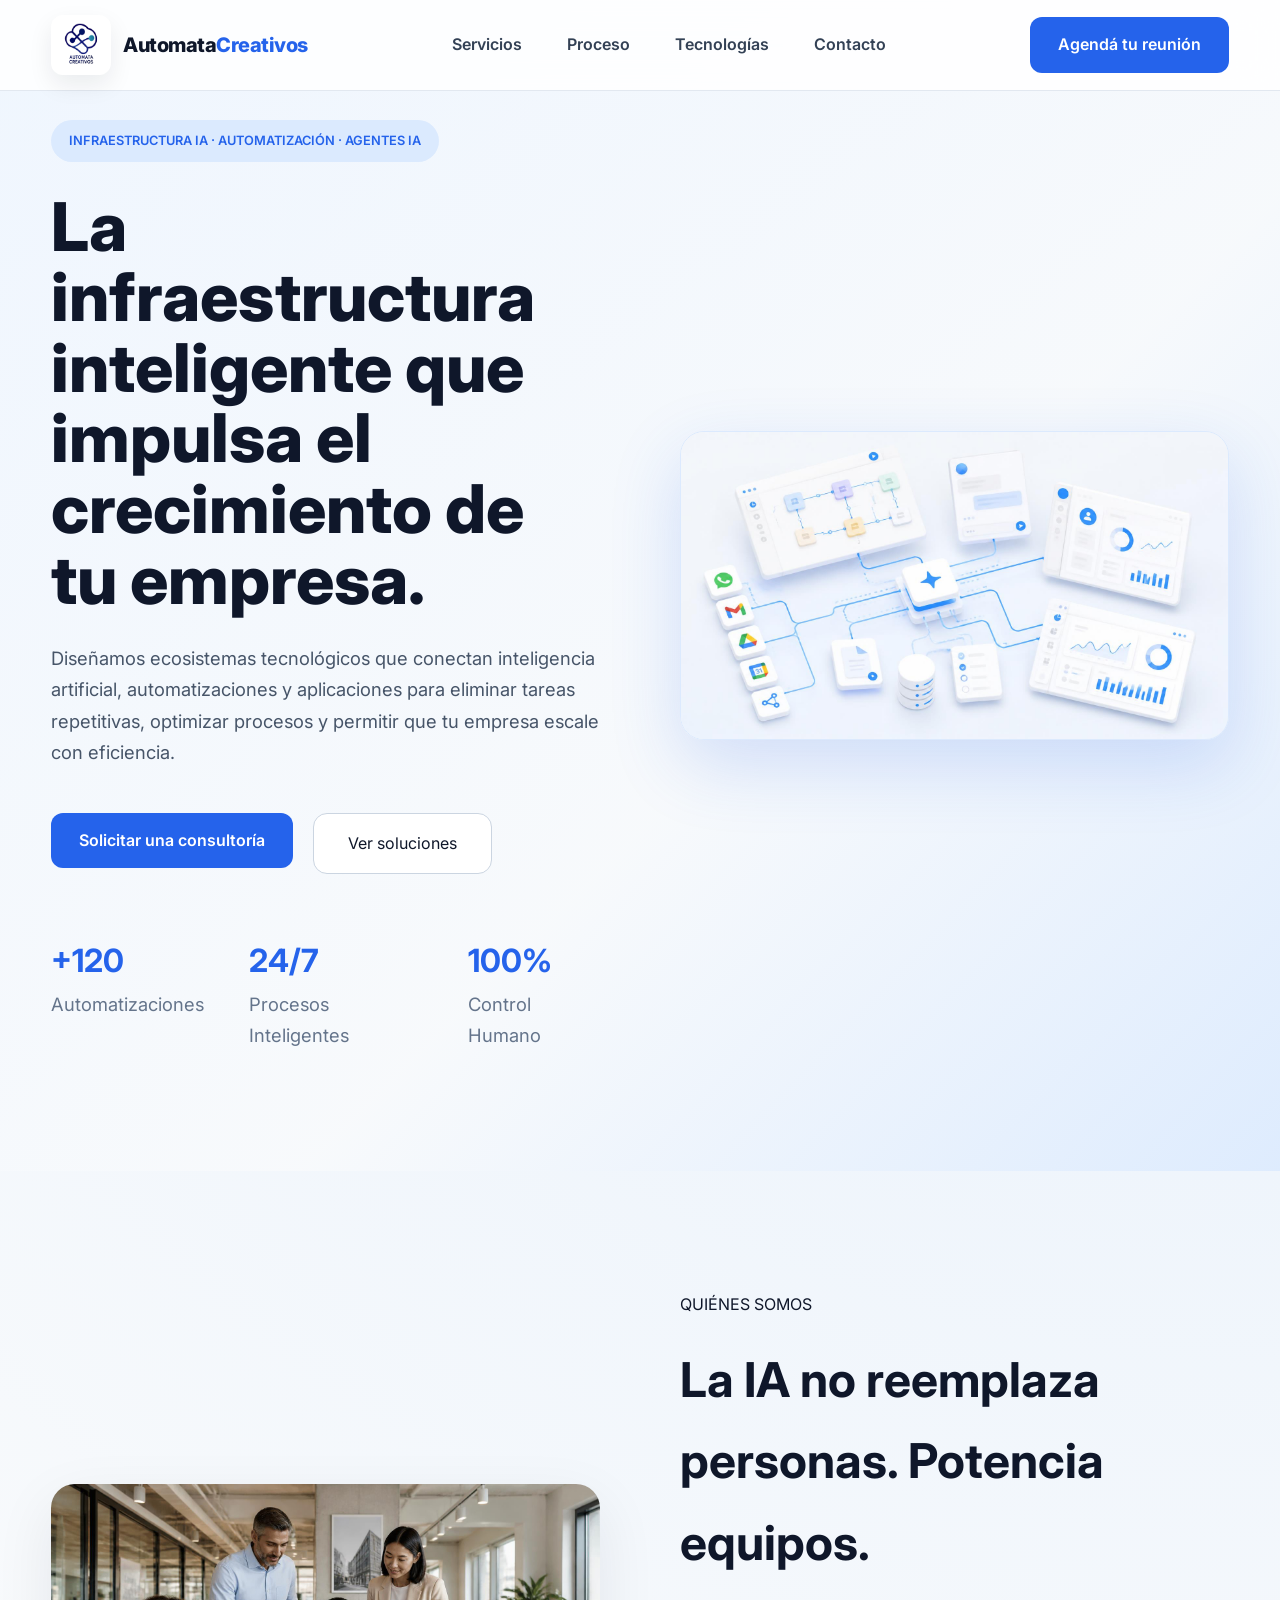
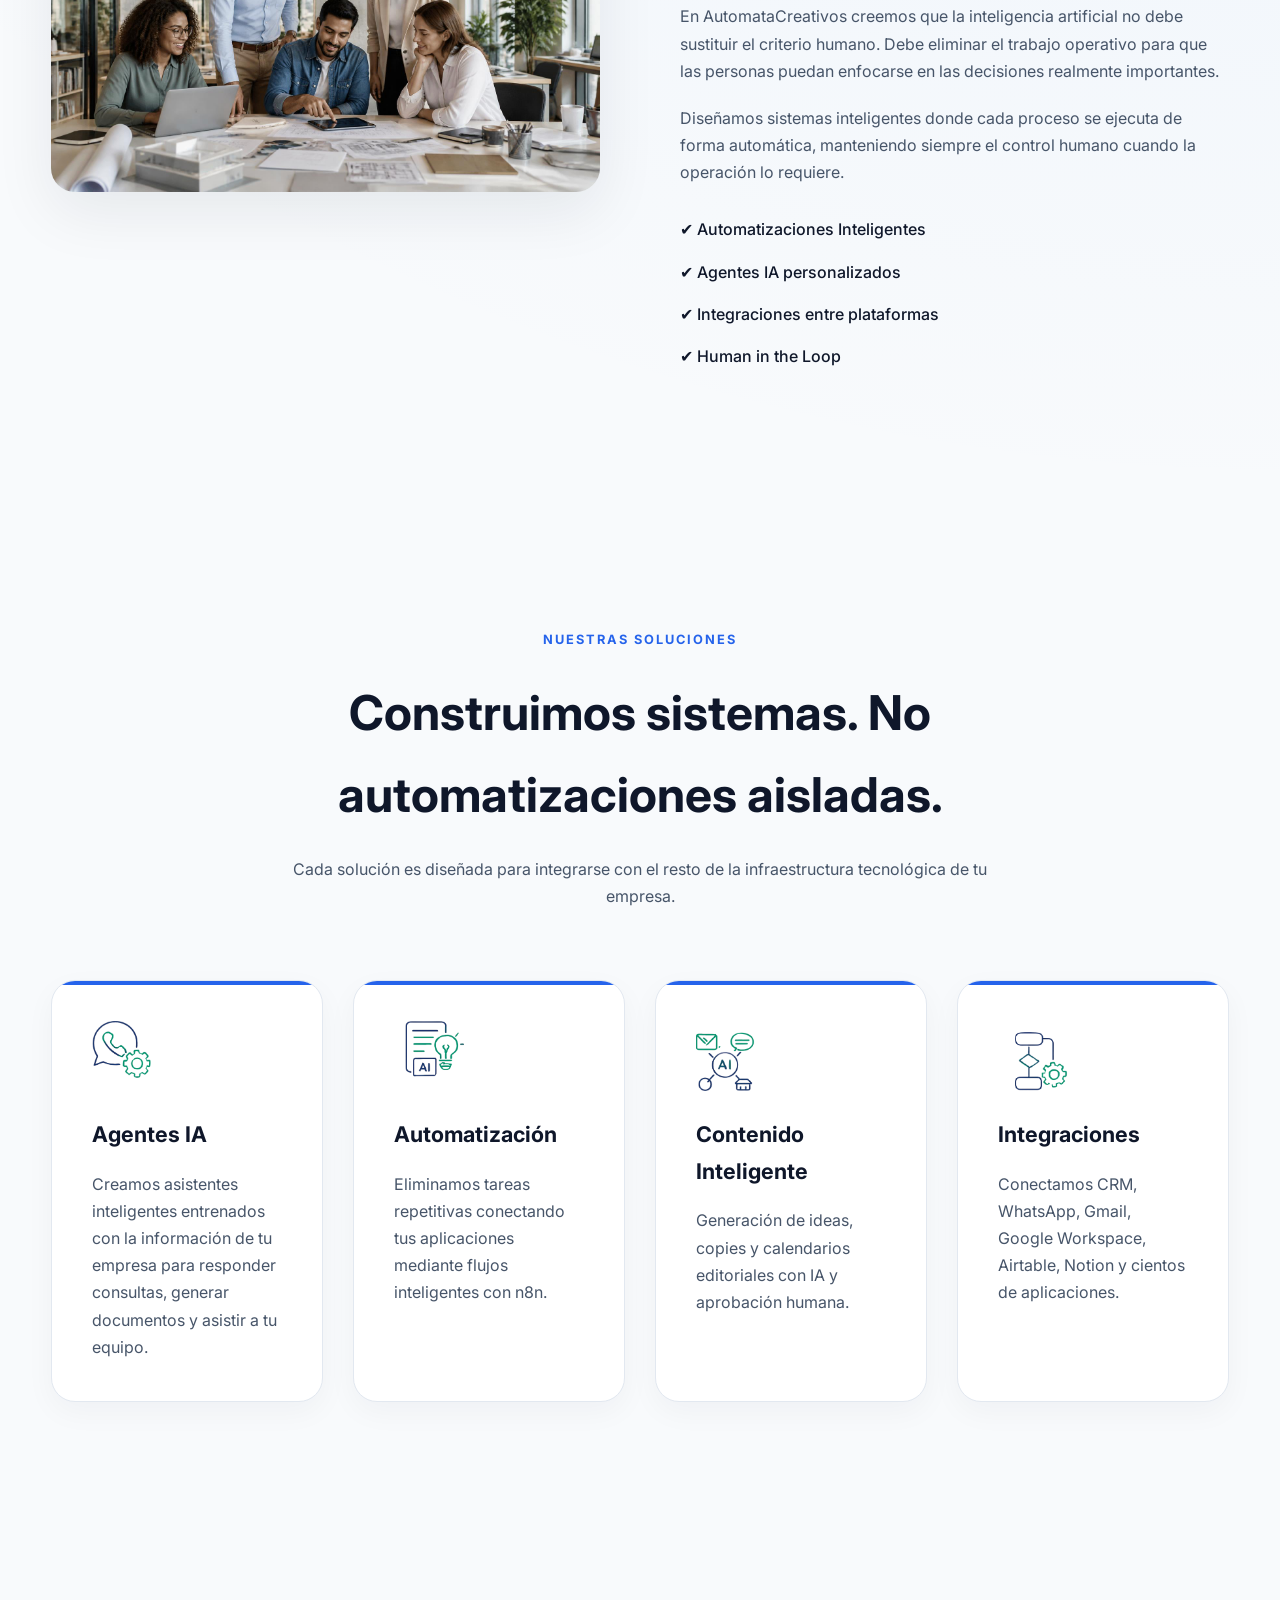
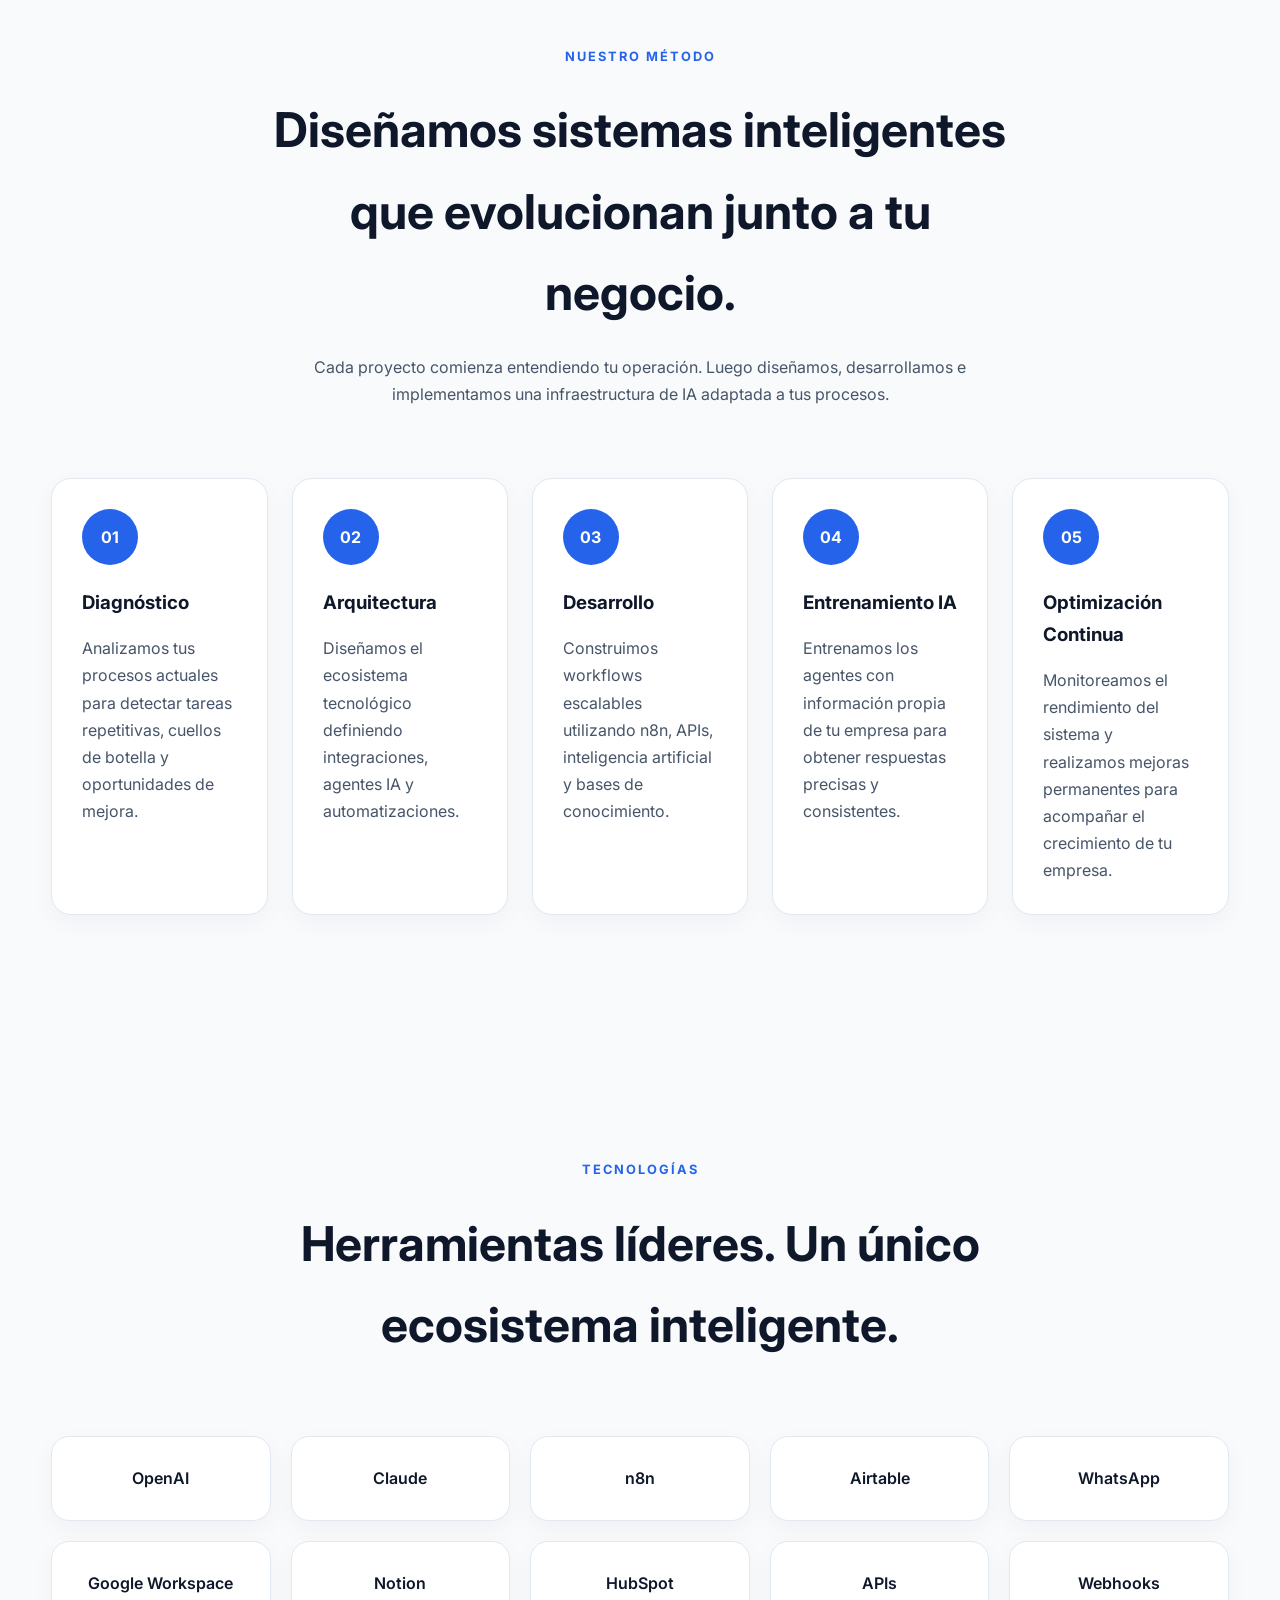
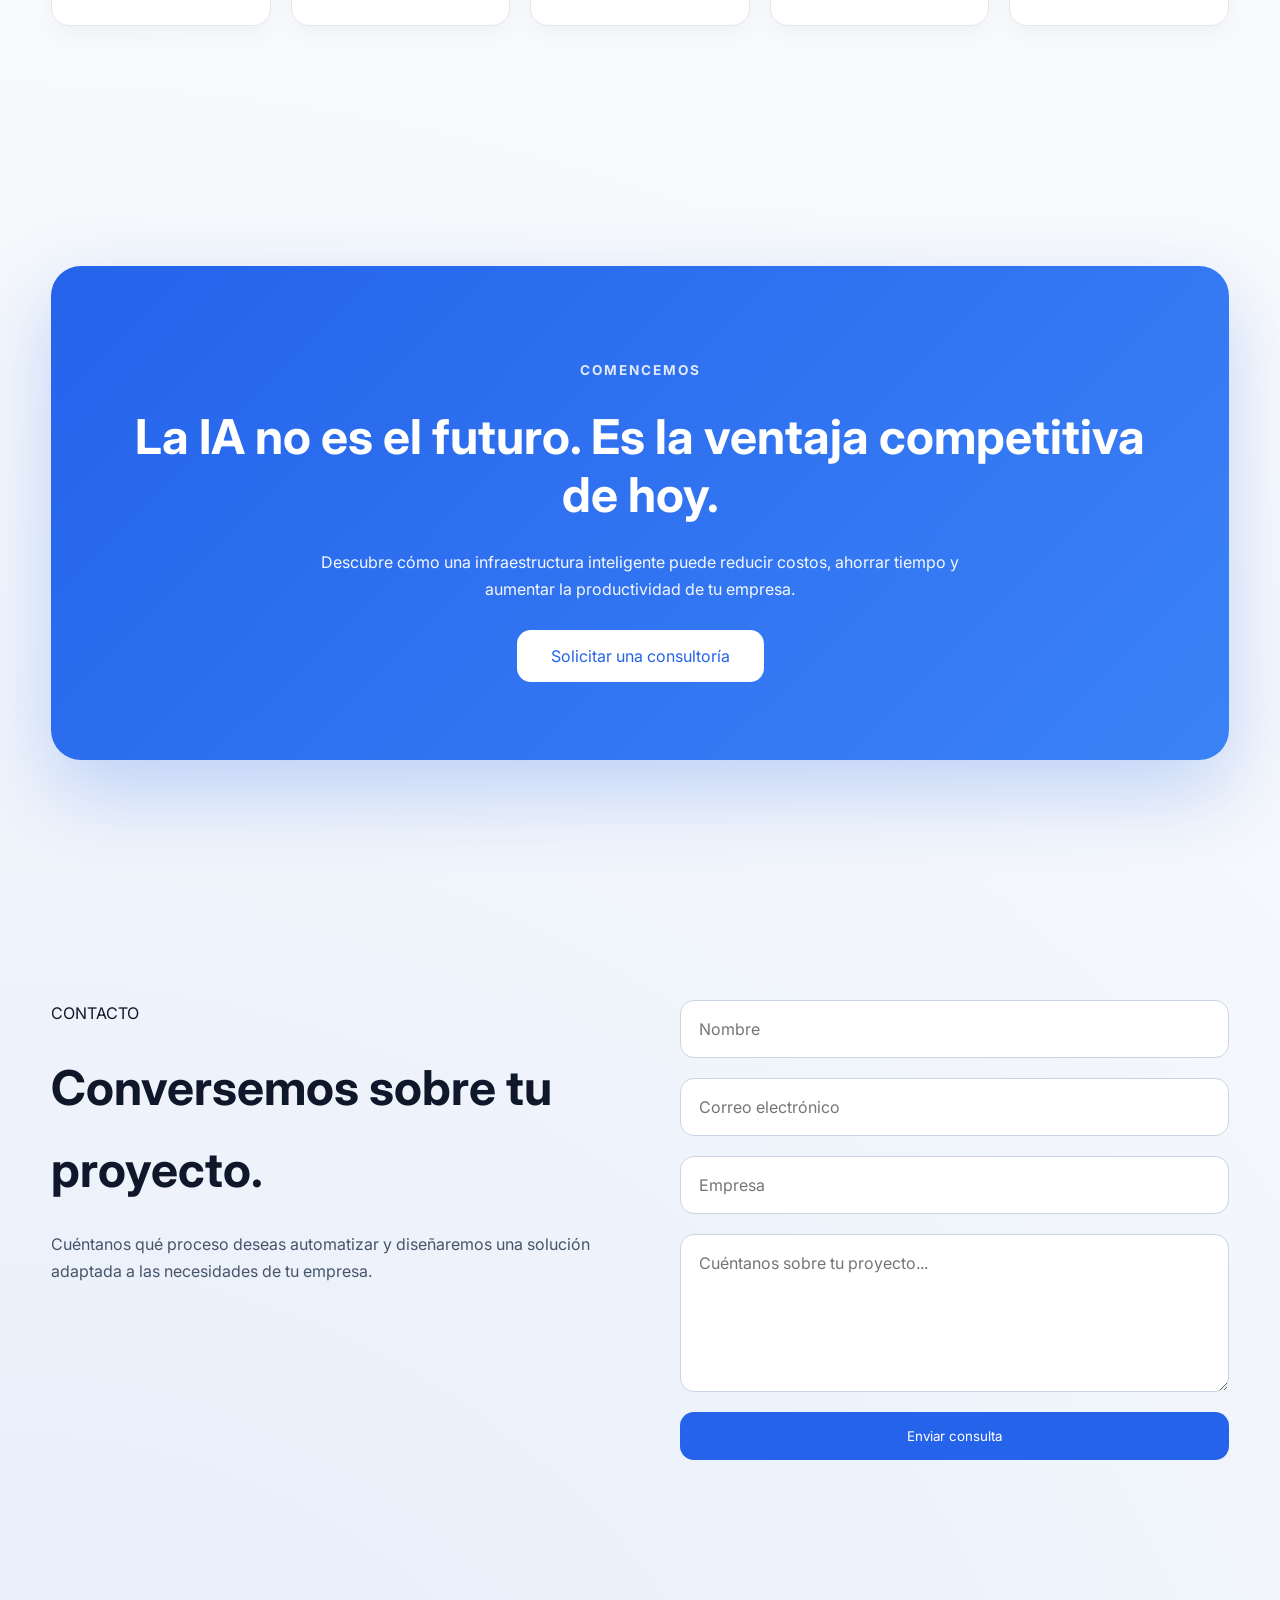
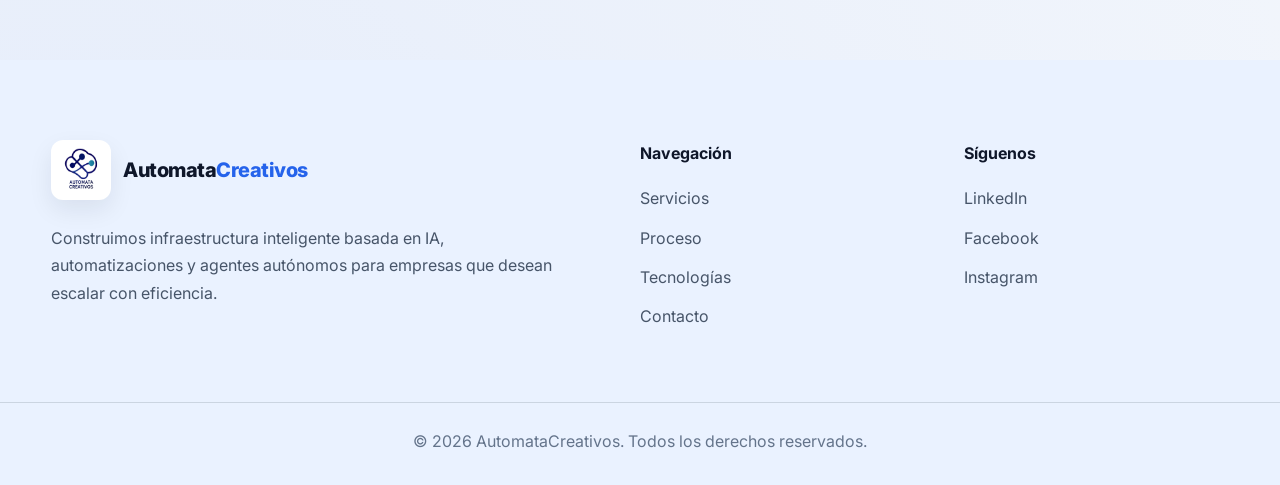
<file: index.html>
<!DOCTYPE html>
<html lang="es">

<head>

    <meta charset="UTF-8">
    <meta http-equiv="X-UA-Compatible" content="IE=edge">

    <meta name="viewport" content="width=device-width, initial-scale=1.0">

    <title>AutomataCreativos | Infraestructura Inteligente para Empresas</title>

    <meta name="description"
        content="Diseñamos ecosistemas de Inteligencia Artificial, automatizaciones y agentes IA que permiten a las empresas trabajar más rápido, reducir tareas repetitivas y escalar sus procesos.">

    <meta name="keywords"
        content="IA, Inteligencia Artificial, Automatización, n8n, OpenAI, Agentes IA, Workflow, Automatizaciones">

    <link rel="stylesheet" href="css/style.css">

    <link rel="stylesheet" href="css/responsive.css">

    <!-- Favicon -->
<link rel="icon" type="image/png" href="assets/images/favicon.png">

    <link rel="preconnect" href="https://fonts.googleapis.com">

    <link rel="preconnect" href="https://fonts.gstatic.com" crossorigin>

    <link href="https://fonts.googleapis.com/css2?family=Inter:wght@300;400;500;600;700;800;900&display=swap"
        rel="stylesheet">

</head>

<body>

<header>

<nav class="navbar">

    <div class="container">

        <a href="#" class="logo">
            <img src="assets/images/favicon.png" alt="AutomataCreativos">
            <span class="logo-text">Automata<span>Creativos</span></span>
        </a>

        <button class="hamburger">
            <span></span>
            <span></span>
            <span></span>
        </button>

        <ul class="nav-links">

            <li><a href="#services">Servicios</a></li>
            <li><a href="#process">Proceso</a></li>
            <li><a href="#technology">Tecnologías</a></li>
            <li><a href="#contact">Contacto</a></li>

        </ul>

        <a href="#contact" class="btn-nav">
            Agendá tu reunión
        </a>

    </div>

</nav>

</header>

<section class="hero">

<div class="overlay"></div>

<div class="container hero-grid">

<div class="hero-content">

<span class="badge">

INFRAESTRUCTURA IA · AUTOMATIZACIÓN · AGENTES IA

</span>

<h1>

La infraestructura inteligente que impulsa el crecimiento de tu empresa.

</h1>

<p>

Diseñamos ecosistemas tecnológicos que conectan inteligencia artificial,
automatizaciones y aplicaciones para eliminar tareas repetitivas,
optimizar procesos y permitir que tu empresa escale con eficiencia.

</p>

<div class="hero-buttons">

<a href="#contact" class="btn-nav">

Solicitar una consultoría

</a>

<a href="#services" class="btn-secondary">

Ver soluciones

</a>

</div>

<div class="hero-stats">

<div>

<h2>+120</h2>

<p>Automatizaciones</p>

</div>

<div>

<h2>24/7</h2>

<p>Procesos Inteligentes</p>

</div>

<div>

<h2>100%</h2>

<p>Control Humano</p>

</div>

</div>

</div>

<div class="hero-image">

    <img
        src="assets/images/dashboard-ia.png"
        alt="Dashboard de Automatización IA">


</div>

</div>

</section>

<section class="about">

<div class="container about-grid">

<div class="about-image">

<img src="assets/images/equipo.jpg"
alt="Equipo">

</div>

<div class="about-content">

<span class="section-tag">

QUIÉNES SOMOS

</span>

<h2>

La IA no reemplaza personas.

Potencia equipos.

</h2>

<p>

En AutomataCreativos creemos que la inteligencia artificial
no debe sustituir el criterio humano.

Debe eliminar el trabajo operativo para que las personas
puedan enfocarse en las decisiones realmente importantes.

</p>

<p>

Diseñamos sistemas inteligentes donde cada proceso se ejecuta
de forma automática, manteniendo siempre el control humano
cuando la operación lo requiere.

</p>

<ul>

<li>✔ Automatizaciones Inteligentes</li>

<li>✔ Agentes IA personalizados</li>

<li>✔ Integraciones entre plataformas</li>

<li>✔ Human in the Loop</li>

</ul>

</div>

</div>

</section>

<section id="services" class="services">

<div class="container">

<div class="section-header">

<span>

NUESTRAS SOLUCIONES

</span>

<h2>

Construimos sistemas.

No automatizaciones aisladas.

</h2>

<p>

Cada solución es diseñada para integrarse con el resto de la
infraestructura tecnológica de tu empresa.

</p>

</div>

<div class="services-grid">

<div class="service-card">

<img src="assets/images/icon-ai.png" alt="Agentes IA">

<h3>

Agentes IA

</h3>

<p>

Creamos asistentes inteligentes entrenados con la información
de tu empresa para responder consultas, generar documentos
y asistir a tu equipo.

</p>

</div>

<div class="service-card">

<img src="assets/images/icon-workflow.png" alt="Automatización">

<h3>

Automatización

</h3>

<p>

Eliminamos tareas repetitivas conectando tus aplicaciones
mediante flujos inteligentes con n8n.

</p>

</div>

<div class="service-card">

<img src="assets/images/icon-content.png" alt="Contenido Inteligente">

<h3>

Contenido Inteligente

</h3>

<p>

Generación de ideas, copies y calendarios editoriales
con IA y aprobación humana.

</p>

</div>

<div class="service-card">

<img src="assets/images/icon-integrations.png" alt="Integraciones">

<h3>

Integraciones

</h3>

<p>

Conectamos CRM, WhatsApp, Gmail,
Google Workspace, Airtable,
Notion y cientos de aplicaciones.

</p>

</div>

</div>

</div>

</section> 

<!-- ===========================
     PROCESO
============================ -->

<section id="process" class="process">

    <div class="container">

        <div class="section-header">

            <span>NUESTRO MÉTODO</span>

            <h2>
                Diseñamos sistemas inteligentes
                que evolucionan junto a tu negocio.
            </h2>

            <p>
                Cada proyecto comienza entendiendo tu operación. Luego diseñamos,
                desarrollamos e implementamos una infraestructura de IA adaptada a
                tus procesos.
            </p>

        </div>

        <div class="timeline">

            <div class="timeline-item">

                <div class="timeline-number">
                    01
                </div>

                <h3>Diagnóstico</h3>

                <p>
                    Analizamos tus procesos actuales para detectar tareas
                    repetitivas, cuellos de botella y oportunidades de mejora.
                </p>

            </div>

            <div class="timeline-item">

                <div class="timeline-number">
                    02
                </div>

                <h3>Arquitectura</h3>

                <p>
                    Diseñamos el ecosistema tecnológico definiendo integraciones,
                    agentes IA y automatizaciones.
                </p>

            </div>

            <div class="timeline-item">

                <div class="timeline-number">
                    03
                </div>

                <h3>Desarrollo</h3>

                <p>
                    Construimos workflows escalables utilizando n8n, APIs,
                    inteligencia artificial y bases de conocimiento.
                </p>

            </div>

            <div class="timeline-item">

                <div class="timeline-number">
                    04
                </div>

                <h3>Entrenamiento IA</h3>

                <p>
                    Entrenamos los agentes con información propia de tu empresa
                    para obtener respuestas precisas y consistentes.
                </p>

            </div>

            <div class="timeline-item">

                <div class="timeline-number">
                    05
                </div>

                <h3>Optimización Continua</h3>

                <p>
                    Monitoreamos el rendimiento del sistema y realizamos mejoras
                    permanentes para acompañar el crecimiento de tu empresa.
                </p>

            </div>

        </div>

    </div>

</section>

<!-- ===========================
     TECNOLOGÍAS
============================ -->

<section id="technology" class="technology">

    <div class="container">

        <div class="section-header">

            <span>TECNOLOGÍAS</span>

            <h2>
                Herramientas líderes.
                Un único ecosistema inteligente.
            </h2>

        </div>

        <div class="tech-grid">



            <a href="https://openai.com/es-ES/about/" target="_blank" rel="noopener noreferrer" class="tech-card">OpenAI</a>
            
            <a href="https://claude.com/product/overview" target="_blank" rel="noopener noreferrer" class="tech-card">Claude</a>
            
            <a href="https://n8n.io/" target="_blank" rel="noopener noreferrer" class="tech-card">n8n</a>
  
            <a href="https://www.airtable.com/" target="_blank" rel="noopener noreferrer" class="tech-card">Airtable</a>
  
            <a href="https://www.whatsapp.com/about?lang=es" target="_blank" rel="noopener noreferrer" class="tech-card">WhatsApp</a>
  
            <a href="https://workspace.google.com/" target="_blank" rel="noopener noreferrer" class="tech-card">Google Workspace</a>
  
            <a href="https://www.notion.com/" target="_blank" rel="noopener noreferrer" class="tech-card">Notion</a>
 
            <a href="https://www.hubspot.es/" target="_blank" rel="noopener noreferrer" class="tech-card">HubSpot</a>
  
            <a href="https://www.ibm.com/think/topics/api" target="_blank" rel="noopener noreferrer" class="tech-card">APIs</a>
  
            <a href="https://cloud.ibm.com/docs/event-notifications?topic=event-notifications-en-destinations-webhook&locale=es" target="_blank" rel="noopener noreferrer" class="tech-card">Webhooks</a>



        </div>

</section>

<!-- ===========================
     CTA
============================ -->

<section class="cta">

    <div class="container">

        <div class="cta-box">

            <span>COMENCEMOS</span>

            <h2>
                La IA no es el futuro.
                Es la ventaja competitiva de hoy.
            </h2>

            <p>

                Descubre cómo una infraestructura inteligente puede reducir costos,
                ahorrar tiempo y aumentar la productividad de tu empresa.

            </p>

            <a href="#contact" class="btn-primary">

                Solicitar una consultoría

            </a>

        </div>

    </div>

</section>

<!-- ===========================
     CONTACTO
============================ -->

<section id="contact" class="contact">

    <div class="container contact-grid">

        <div>

            <span class="section-tag">

                CONTACTO

            </span>

            <h2>

                Conversemos sobre tu proyecto.

            </h2>

            <p>

                Cuéntanos qué proceso deseas automatizar y diseñaremos una solución
                adaptada a las necesidades de tu empresa.

            </p>

        </div>

       <form action="https://formspree.io/f/moeavjll" method="POST">

    <!-- Configuración del Asunto para Gmail y n8n -->
    <input type="hidden" name="_subject" value="Nueva Consulta: Proyecto de Automatización">

    <input
        type="text"
        name="Nombre"
        placeholder="Nombre"
        required>

    <!-- 'email' debe ser estrictamente en minúsculas para Formspree -->
    <input
        type="email"
        name="email"
        placeholder="Correo electrónico"
        required>

    <input
        type="text"
        name="Empresa"
        placeholder="Empresa">

    <textarea
        name="Mensaje"
        rows="6"
        placeholder="Cuéntanos sobre tu proyecto..."
        required></textarea>

    <button
        type="submit"
        class="btn-primary">
        Enviar consulta
    </button>

</form>

    </div>

</section>

<!-- ===========================
     FOOTER
============================ -->

<footer>

    <div class="container footer-grid">

        <div>

            <a href="#" class="logo" style="margin-bottom: 25px;">
                <img src="assets/images/favicon.png" alt="AutomataCreativos">
                <span class="logo-text">Automata<span>Creativos</span></span>
            </a>

            <p>

                Construimos infraestructura inteligente basada en IA,
                automatizaciones y agentes autónomos para empresas que desean
                escalar con eficiencia.

            </p>

        </div>

        <div>

            <h4>

                Navegación

            </h4>

            <ul>

                <li><a href="#services">Servicios</a></li>
                <li><a href="#process">Proceso</a></li>
                <li><a href="#technology">Tecnologías</a></li>
                <li><a href="#contact">Contacto</a></li>

            </ul>

        </div>

        <div>

            <h4>

                Síguenos

            </h4>

           <ul>
               
    <li><a href="https://linkedin.com/company/automata-creativos" target="_blank" rel="noopener noreferrer">LinkedIn</a></li>
    <li><a href="https://facebook.com/automatacreativos" target="_blank" rel="noopener noreferrer">Facebook</a></li>
    <li><a href="https://instagram.com/automatacreativos" target="_blank" rel="noopener noreferrer">Instagram</a></li>
           
           </ul>


        </div>

    </div>

    <div class="copyright">

        © 2026 AutomataCreativos.
        Todos los derechos reservados.

    </div>

</footer>

<script src="js/main.js"></script>

</body>
</html>
</file>
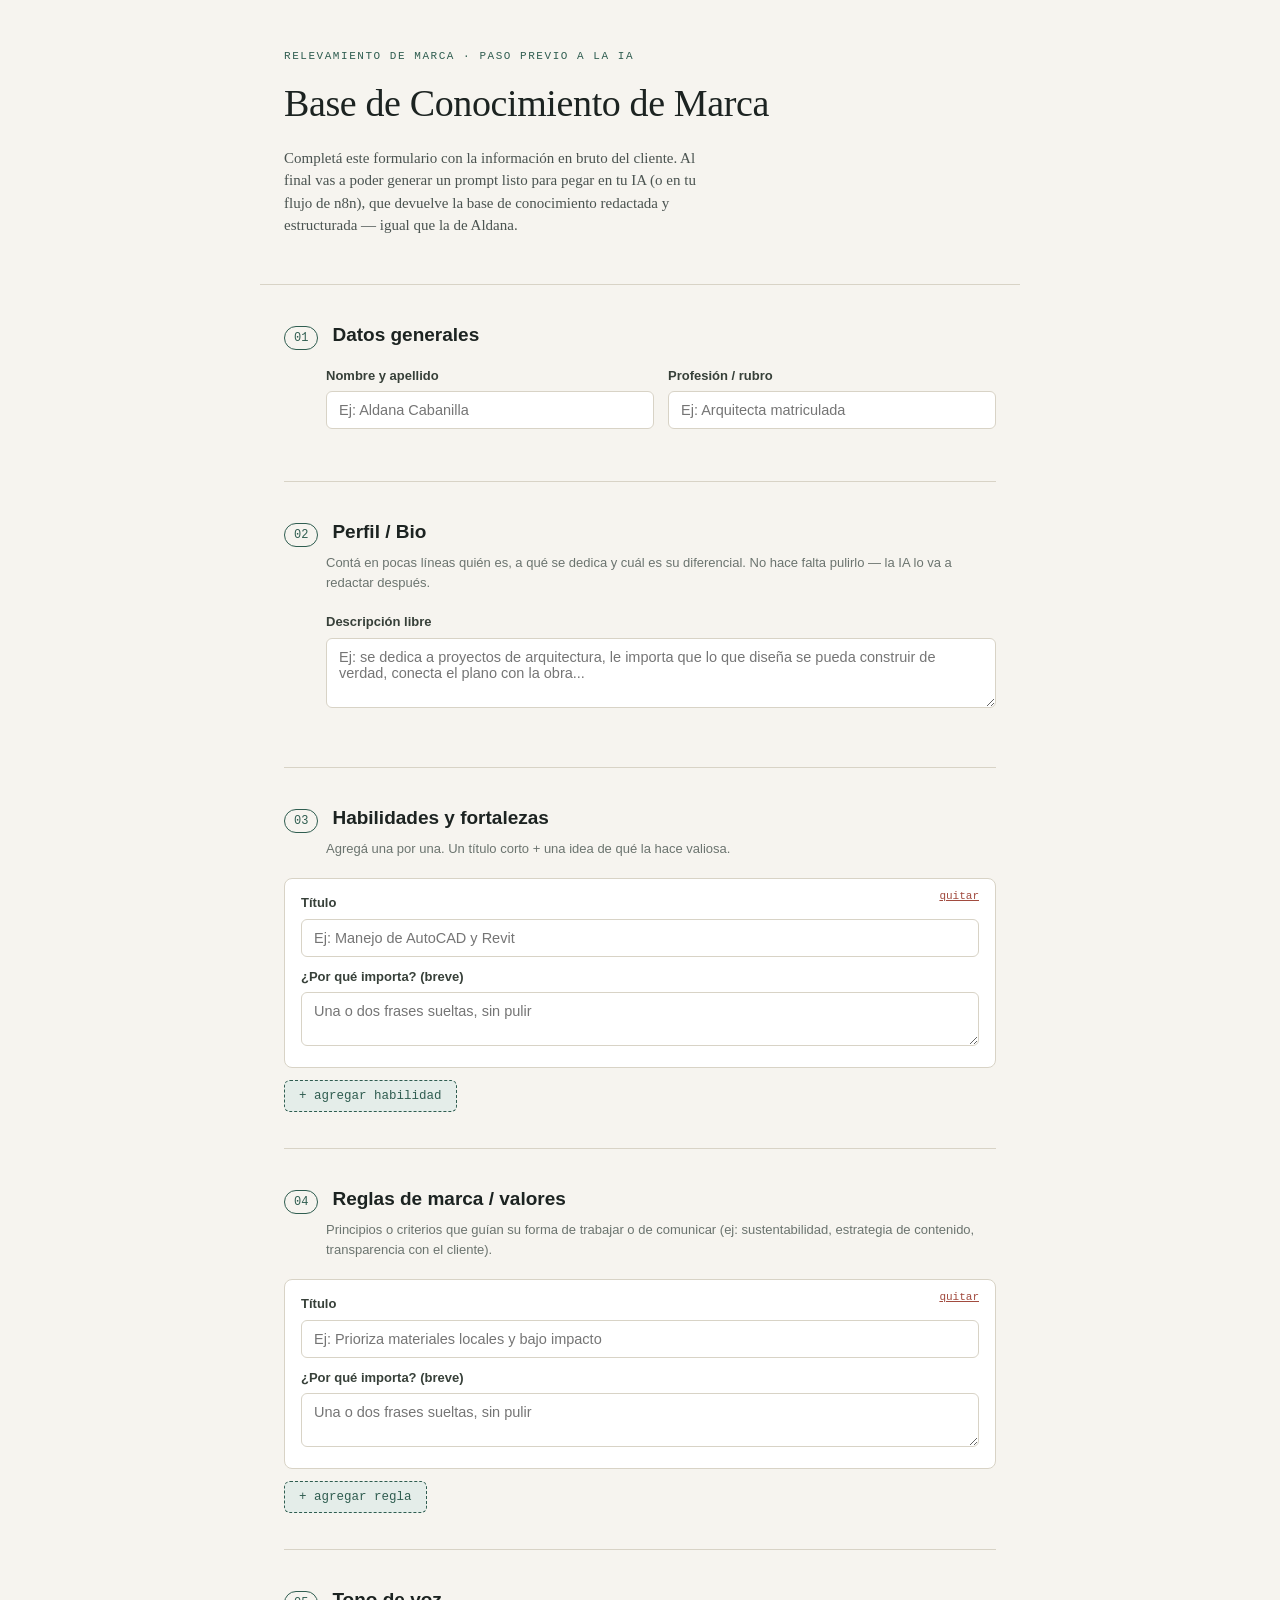
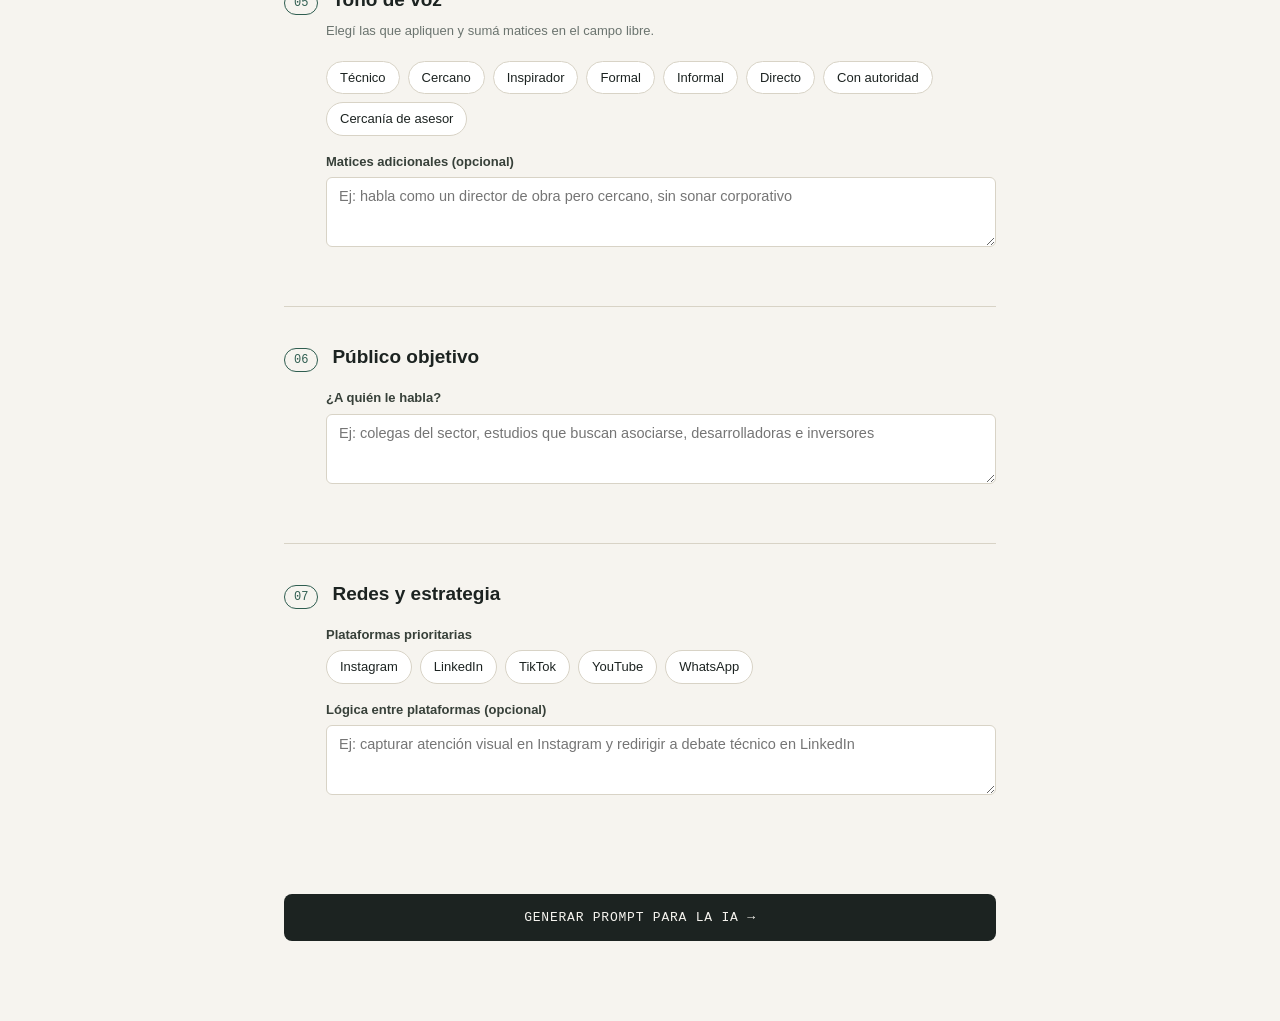
<file: formulario-base-conocimiento (1).html>
<!DOCTYPE html>
<html lang="es">
<head>
<meta charset="UTF-8">
<meta name="viewport" content="width=device-width, initial-scale=1.0">
<meta name="robots" content="noindex, nofollow, noarchive">
<title>Relevamiento — Base de Conocimiento de Marca</title>
<style>
  :root{
    --ink:#1c2321;
    --paper:#f6f4ef;
    --paper-alt:#ffffff;
    --line:#d8d3c6;
    --accent:#2f5d50;
    --accent-soft:#e4ede9;
    --mono: 'JetBrains Mono', 'Courier New', monospace;
  }
  *{box-sizing:border-box;}
  body{
    margin:0;
    background:var(--paper);
    color:var(--ink);
    font-family:'Georgia','Iowan Old Style',serif;
    line-height:1.5;
    padding:0 0 80px;
  }
  header{
    border-bottom:1px solid var(--line);
    padding:48px 24px 32px;
    max-width:760px;
    margin:0 auto;
  }
  .eyebrow{
    font-family:var(--mono);
    font-size:11px;
    letter-spacing:.14em;
    text-transform:uppercase;
    color:var(--accent);
    margin-bottom:10px;
  }
  h1{
    font-size:clamp(28px,4vw,38px);
    margin:0 0 12px;
    font-weight:400;
    letter-spacing:-0.01em;
  }
  header p{
    max-width:56ch;
    color:#4a5350;
    font-size:15px;
  }
  main{
    max-width:760px;
    margin:0 auto;
    padding:0 24px;
  }
  section.block{
    border-bottom:1px solid var(--line);
    padding:36px 0;
  }
  .block-head{
    display:flex;
    align-items:baseline;
    gap:14px;
    margin-bottom:6px;
  }
  .block-num{
    font-family:var(--mono);
    font-size:12px;
    color:var(--accent);
    border:1px solid var(--accent);
    border-radius:100px;
    padding:2px 9px;
    flex-shrink:0;
  }
  .block-head h2{
    font-size:19px;
    font-weight:600;
    margin:0;
    font-family:-apple-system,BlinkMacSystemFont,'Segoe UI',sans-serif;
  }
  .block-hint{
    font-size:13px;
    color:#6b746f;
    margin:0 0 20px 42px;
    font-family:-apple-system,BlinkMacSystemFont,'Segoe UI',sans-serif;
  }
  .field{
    margin:16px 0 16px 42px;
  }
  label{
    display:block;
    font-family:-apple-system,BlinkMacSystemFont,'Segoe UI',sans-serif;
    font-size:13px;
    font-weight:600;
    color:#374039;
    margin-bottom:6px;
  }
  input[type="text"], textarea, select{
    width:100%;
    border:1px solid var(--line);
    background:var(--paper-alt);
    border-radius:6px;
    padding:10px 12px;
    font-family:-apple-system,BlinkMacSystemFont,'Segoe UI',sans-serif;
    font-size:14.5px;
    color:var(--ink);
    resize:vertical;
  }
  input[type="text"]:focus, textarea:focus, select:focus{
    outline:2px solid var(--accent);
    outline-offset:1px;
    border-color:var(--accent);
  }
  textarea{min-height:70px;}
  .row2{display:grid;grid-template-columns:1fr 1fr;gap:14px;}
  @media (max-width:560px){ .row2{grid-template-columns:1fr;} .block-hint,.field{margin-left:0;} }

  .repeat-item{
    border:1px solid var(--line);
    border-radius:8px;
    padding:14px 16px;
    margin-bottom:12px;
    background:var(--paper-alt);
    position:relative;
  }
  .repeat-item .remove-btn{
    position:absolute;
    top:10px; right:10px;
    background:none;
    border:none;
    color:#a24b3f;
    font-family:var(--mono);
    font-size:11px;
    cursor:pointer;
    text-decoration:underline;
  }
  .add-btn{
    font-family:var(--mono);
    font-size:12.5px;
    background:var(--accent-soft);
    border:1px dashed var(--accent);
    color:var(--accent);
    border-radius:6px;
    padding:8px 14px;
    cursor:pointer;
    margin-left:0;
  }
  .add-btn:hover{background:#d7e6df;}

  .chips{
    display:flex;
    flex-wrap:wrap;
    gap:8px;
  }
  .chip{
    font-family:-apple-system,BlinkMacSystemFont,'Segoe UI',sans-serif;
    font-size:13px;
    border:1px solid var(--line);
    background:var(--paper-alt);
    border-radius:100px;
    padding:6px 13px;
    cursor:pointer;
    user-select:none;
    transition:.15s;
  }
  .chip.active{
    background:var(--accent);
    border-color:var(--accent);
    color:#fff;
  }

  .generate-zone{
    padding:40px 24px 0;
    max-width:760px;
    margin:0 auto;
  }
  .generate-btn{
    width:100%;
    background:var(--ink);
    color:#f6f4ef;
    border:none;
    padding:16px;
    font-family:var(--mono);
    font-size:13px;
    letter-spacing:.06em;
    text-transform:uppercase;
    border-radius:8px;
    cursor:pointer;
  }
  .generate-btn:hover{background:#333d38;}

  #output-wrap{display:none; margin-top:22px;}
  #output-wrap h3{
    font-family:-apple-system,BlinkMacSystemFont,'Segoe UI',sans-serif;
    font-size:14px;
    margin-bottom:8px;
  }
  #output{
    width:100%;
    min-height:340px;
    font-family:var(--mono);
    font-size:12.5px;
    line-height:1.6;
    border:1px solid var(--line);
    border-radius:8px;
    padding:16px;
    background:#fff;
    white-space:pre-wrap;
  }
  .copy-btn{
    margin-top:10px;
    font-family:var(--mono);
    font-size:12px;
    background:var(--accent);
    color:#fff;
    border:none;
    padding:9px 16px;
    border-radius:6px;
    cursor:pointer;
  }
  .copy-btn:hover{background:#254c41;}
  .copied-msg{
    font-family:var(--mono);
    font-size:12px;
    color:var(--accent);
    margin-left:10px;
  }
</style>
</head>
<body>

<header>
  <div class="eyebrow">Relevamiento de marca · paso previo a la IA</div>
  <h1>Base de Conocimiento de Marca</h1>
  <p>Completá este formulario con la información en bruto del cliente. Al final vas a poder generar un prompt listo para pegar en tu IA (o en tu flujo de n8n), que devuelve la base de conocimiento redactada y estructurada — igual que la de Aldana.</p>
</header>

<main>

  <section class="block">
    <div class="block-head"><span class="block-num">01</span><h2>Datos generales</h2></div>
    <div class="field row2">
      <div>
        <label for="nombre">Nombre y apellido</label>
        <input type="text" id="nombre" placeholder="Ej: Aldana Cabanilla">
      </div>
      <div>
        <label for="profesion">Profesión / rubro</label>
        <input type="text" id="profesion" placeholder="Ej: Arquitecta matriculada">
      </div>
    </div>
  </section>

  <section class="block">
    <div class="block-head"><span class="block-num">02</span><h2>Perfil / Bio</h2></div>
    <p class="block-hint">Contá en pocas líneas quién es, a qué se dedica y cuál es su diferencial. No hace falta pulirlo — la IA lo va a redactar después.</p>
    <div class="field">
      <label for="bio">Descripción libre</label>
      <textarea id="bio" placeholder="Ej: se dedica a proyectos de arquitectura, le importa que lo que diseña se pueda construir de verdad, conecta el plano con la obra..."></textarea>
    </div>
  </section>

  <section class="block">
    <div class="block-head"><span class="block-num">03</span><h2>Habilidades y fortalezas</h2></div>
    <p class="block-hint">Agregá una por una. Un título corto + una idea de qué la hace valiosa.</p>
    <div id="skills-list"></div>
    <button type="button" class="add-btn" onclick="addRepeatItem('skills-list','Ej: Manejo de AutoCAD y Revit')">+ agregar habilidad</button>
  </section>

  <section class="block">
    <div class="block-head"><span class="block-num">04</span><h2>Reglas de marca / valores</h2></div>
    <p class="block-hint">Principios o criterios que guían su forma de trabajar o de comunicar (ej: sustentabilidad, estrategia de contenido, transparencia con el cliente).</p>
    <div id="rules-list"></div>
    <button type="button" class="add-btn" onclick="addRepeatItem('rules-list','Ej: Prioriza materiales locales y bajo impacto')">+ agregar regla</button>
  </section>

  <section class="block">
    <div class="block-head"><span class="block-num">05</span><h2>Tono de voz</h2></div>
    <p class="block-hint">Elegí las que apliquen y sumá matices en el campo libre.</p>
    <div class="field">
      <div class="chips" id="tone-chips">
        <div class="chip" data-val="Técnico">Técnico</div>
        <div class="chip" data-val="Cercano">Cercano</div>
        <div class="chip" data-val="Inspirador">Inspirador</div>
        <div class="chip" data-val="Formal">Formal</div>
        <div class="chip" data-val="Informal">Informal</div>
        <div class="chip" data-val="Directo">Directo</div>
        <div class="chip" data-val="Autoridad">Con autoridad</div>
        <div class="chip" data-val="Cercania de asesor">Cercanía de asesor</div>
      </div>
    </div>
    <div class="field">
      <label for="tone-extra">Matices adicionales (opcional)</label>
      <textarea id="tone-extra" placeholder="Ej: habla como un director de obra pero cercano, sin sonar corporativo"></textarea>
    </div>
  </section>

  <section class="block">
    <div class="block-head"><span class="block-num">06</span><h2>Público objetivo</h2></div>
    <div class="field">
      <label for="audiencia">¿A quién le habla?</label>
      <textarea id="audiencia" placeholder="Ej: colegas del sector, estudios que buscan asociarse, desarrolladoras e inversores"></textarea>
    </div>
  </section>

  <section class="block" style="border-bottom:none;">
    <div class="block-head"><span class="block-num">07</span><h2>Redes y estrategia</h2></div>
    <div class="field">
      <label>Plataformas prioritarias</label>
      <div class="chips" id="platform-chips">
        <div class="chip" data-val="Instagram">Instagram</div>
        <div class="chip" data-val="LinkedIn">LinkedIn</div>
        <div class="chip" data-val="TikTok">TikTok</div>
        <div class="chip" data-val="YouTube">YouTube</div>
        <div class="chip" data-val="WhatsApp">WhatsApp</div>
      </div>
    </div>
    <div class="field">
      <label for="estrategia">Lógica entre plataformas (opcional)</label>
      <textarea id="estrategia" placeholder="Ej: capturar atención visual en Instagram y redirigir a debate técnico en LinkedIn"></textarea>
    </div>
  </section>

</main>

<div class="generate-zone">
  <button class="generate-btn" onclick="generatePrompt()">Generar prompt para la IA →</button>

  <div id="output-wrap">
    <h3>Prompt listo para copiar</h3>
    <textarea id="output" readonly></textarea>
    <button class="copy-btn" onclick="copyOutput()">Copiar</button>
    <span class="copied-msg" id="copied-msg" style="display:none;">¡Copiado!</span>
  </div>
</div>

<script>
function addRepeatItem(listId, placeholder){
  const list = document.getElementById(listId);
  const item = document.createElement('div');
  item.className = 'repeat-item';
  item.innerHTML = `
    <button type="button" class="remove-btn" onclick="this.parentElement.remove()">quitar</button>
    <div class="field" style="margin:0 0 10px;">
      <label>Título</label>
      <input type="text" class="item-title" placeholder="${placeholder}">
    </div>
    <div class="field" style="margin:0;">
      <label>¿Por qué importa? (breve)</label>
      <textarea class="item-desc" style="min-height:50px;" placeholder="Una o dos frases sueltas, sin pulir"></textarea>
    </div>
  `;
  list.appendChild(item);
}
// arranca con un item vacío en cada lista
addRepeatItem('skills-list','Ej: Manejo de AutoCAD y Revit');
addRepeatItem('rules-list','Ej: Prioriza materiales locales y bajo impacto');

document.querySelectorAll('.chip').forEach(chip=>{
  chip.addEventListener('click', ()=> chip.classList.toggle('active'));
});

function getRepeatItems(listId){
  const items = [];
  document.querySelectorAll(`#${listId} .repeat-item`).forEach(el=>{
    const title = el.querySelector('.item-title').value.trim();
    const desc = el.querySelector('.item-desc').value.trim();
    if(title || desc) items.push({title, desc});
  });
  return items;
}

function getActiveChips(containerId){
  return Array.from(document.querySelectorAll(`#${containerId} .chip.active`)).map(c=>c.dataset.val);
}

function generatePrompt(){
  const nombre = document.getElementById('nombre').value.trim() || '[sin nombre]';
  const profesion = document.getElementById('profesion').value.trim() || '[sin especificar]';
  const bio = document.getElementById('bio').value.trim() || '[sin datos]';
  const skills = getRepeatItems('skills-list');
  const rules = getRepeatItems('rules-list');
  const tones = getActiveChips('tone-chips');
  const toneExtra = document.getElementById('tone-extra').value.trim();
  const audiencia = document.getElementById('audiencia').value.trim() || '[sin datos]';
  const platforms = getActiveChips('platform-chips');
  const estrategia = document.getElementById('estrategia').value.trim();

  let txt = '';
  txt += `Actuá como estratega de contenido y branding. A partir de la información en bruto de abajo, generá una BASE DE CONOCIMIENTO DE MARCA completa para ${nombre} (${profesion}), lista para usarse como input de un sistema de generación automática de posts para redes sociales.\n\n`;
  txt += `Para cada fila, escribí un texto de 2 a 4 oraciones, en un estilo redactado y profesional (no en bullets), tal como se ve en el ejemplo de estructura al final. Devolvé el resultado en una tabla con columnas: Campo | Categoría | Contenido.\n\n`;
  txt += `Las categorías posibles son: Bio, Habilidades, Reglas de Marca, Tono de voz, Público objetivo.\n\n`;
  txt += `--- INFORMACIÓN EN BRUTO ---\n\n`;
  txt += `Nombre: ${nombre}\nProfesión / rubro: ${profesion}\n\n`;
  txt += `Bio (en bruto):\n${bio}\n\n`;

  txt += `Habilidades (en bruto):\n`;
  if(skills.length){
    skills.forEach(s=> txt += `- ${s.title}${s.desc ? ': '+s.desc : ''}\n`);
  } else { txt += `[sin datos]\n`; }
  txt += `\n`;

  txt += `Reglas de marca / valores (en bruto):\n`;
  if(rules.length){
    rules.forEach(r=> txt += `- ${r.title}${r.desc ? ': '+r.desc : ''}\n`);
  } else { txt += `[sin datos]\n`; }
  txt += `\n`;

  txt += `Tono de voz deseado: ${tones.length ? tones.join(', ') : '[sin especificar]'}${toneExtra ? '. Matices: '+toneExtra : ''}\n\n`;
  txt += `Público objetivo (en bruto):\n${audiencia}\n\n`;
  txt += `Plataformas prioritarias: ${platforms.length ? platforms.join(', ') : '[sin especificar]'}${estrategia ? '\nLógica entre plataformas: '+estrategia : ''}\n\n`;

  txt += `--- EJEMPLO DE ESTRUCTURA Y NIVEL DE REDACCIÓN ESPERADO ---\n`;
  txt += `Campo: "Optimización con AutoCAD y Revit" | Categoría: Habilidades | Contenido: "Dominio experto de herramientas de representación técnica como AutoCAD para planimetría de alta precisión y Revit (BIM) para el modelado tridimensional integrado. Su enfoque no es solo dibujar, sino maquetar digitalmente previendo interferencias estructurales, cómputos métricos reales y detalles constructivos antes de pisar el terreno."\n\n`;
  txt += `Generá una fila por cada Bio, cada Habilidad, cada Regla de Marca, el Tono de voz y el Público objetivo. Mantené el mismo nivel de detalle y prolijidad que el ejemplo.`;

  document.getElementById('output').value = txt;
  document.getElementById('output-wrap').style.display = 'block';
  document.getElementById('output-wrap').scrollIntoView({behavior:'smooth', block:'start'});
}

function copyOutput(){
  const out = document.getElementById('output');
  out.select();
  document.execCommand('copy');
  const msg = document.getElementById('copied-msg');
  msg.style.display = 'inline';
  setTimeout(()=> msg.style.display='none', 1800);
}
</script>

</body>
</html>
</file>
<file: css/style.css>
/* ===================================================
   AUTOMATACREATIVOS
   STYLE.CSS
=================================================== */

/* ---------- RESET ---------- */

*{
    margin:0;
    padding:0;
    box-sizing:border-box;
}

html{
    scroll-behavior:smooth;
}

body{
    font-family:'Inter',sans-serif;
    color:#0F172A;
    line-height:1.7;
    overflow-x:hidden;

    background:
    radial-gradient(circle at top right,#60A5FA22,transparent 30%),
    radial-gradient(circle at bottom left,#2563EB18,transparent 30%),
    #F8FAFC;
}

img{
    display:block;
    max-width:100%;
}

a{
    text-decoration:none;
    color:inherit;
}

ul{
    list-style:none;
}

.container{
    width:min(1300px,92%);
    margin:auto;
}

section{
    padding:120px 0;
}

/* ---------- NAVBAR ---------- */

.navbar{
    position:fixed;
    top:0;
    left:0;
    width:100%;
    z-index:1000;
    backdrop-filter:blur(18px);
    background:rgba(255,255,255,.85);
    border-bottom:1px solid #E2E8F0;
}

.navbar .container{
    display:grid;
    grid-template-columns:auto 1fr auto;
    align-items:center;
    gap:40px;
    height:90px;
}

/* LOGO Y NOMBRE */
.logo {
    display: flex;
    align-items: center;
    gap: 12px;
    text-decoration: none;
}

.logo img{
    height:60px;
    width:auto;
    background:white;
    padding:8px;
    border-radius:12px;
    box-shadow:0 10px 25px rgba(15,23,42,.08);
}

.logo-text {
    font-size: 1.25rem;
    font-weight: 800;
    color: #0F172A;
    letter-spacing: -0.5px;
    line-height: 1;
    white-space: nowrap;
}

.logo-text span {
    color: #2563EB;
}

.nav-links{
    display:flex;
    justify-content:center;
    align-items:center;
    gap:45px;
    height:100%;
}

.nav-links a{
    color:#334155;
    font-weight:600;
    transition:.3s;
    display:flex;
    align-items:center;
    height:100%;
    position:relative;
}

.nav-links a::after{
    content:"";
    position:absolute;
    left:0;
    bottom:-8px;
    width:0;
    height:2px;
    background:#2563EB;
    transition:.3s;
}

.nav-links a:hover::after{
    width:100%;
}

.nav-links a:hover{
    color:#2563EB;
}

.btn-nav{
    justify-self:end;
    padding:14px 28px;
    background:#2563EB;
    color:white;
    border-radius:12px;
    font-weight:600;
    transition:.3s;
    display:flex;
    align-items:center;
    height:fit-content;
    white-space: nowrap;
}

.btn-nav:hover{
    background:#1D4ED8;
    transform:translateY(-2px);
}

/* ---------- HERO ---------- */

.hero{
    position:relative;
    min-height:100vh;
    display:flex;
    align-items:center;
    overflow:hidden;
}

.hero::before{
    content:"";
    position:absolute;
    inset:0;
    background:
    linear-gradient(
        135deg,
        rgba(239,246,255,.78) 0%,
        rgba(248,250,252,.92) 60%,
        rgba(219,234,254,.85) 100%
    );
}

.hero-grid{
    position:relative;
    z-index:2;
    display:grid;
    grid-template-columns:1fr 1fr;
    align-items:center;
    gap:80px;
}

.badge{
    display:inline-block;
    background:#DBEAFE;
    color:#2563EB;
    padding:10px 18px;
    border-radius:999px;
    font-size:.8rem;
    font-weight:600;
    margin-bottom:30px;
}

.hero h1{
    font-size:4.2rem;
    line-height:1.05;
    margin-bottom:28px;
    font-weight:800;
}

.hero p{
    color:#475569;
    font-size:1.15rem;
    max-width:620px;
}

.hero-buttons{
    display:flex;
    gap:20px;
    margin-top:45px;
}

.btn-primary{
    background:#2563EB;
    color:white;
    padding:16px 34px;
    border-radius:14px;
    transition:.3s;
}

.btn-primary:hover{
    background:#1D4ED8;
    transform:translateY(-3px);
}

.btn-secondary{
    padding:16px 34px;
    border-radius:14px;
    border:1px solid #CBD5E1;
    background:white;
    transition:.3s;
}

.btn-secondary:hover{
    transform:translateY(-3px);
    border-color:#2563EB;
}

.hero-image img{
    width:100%;
    border-radius:24px;
    box-shadow:
        0 25px 70px rgba(37,99,235,.18);
    border:1px solid #DCEAFE;
    transition:.4s;
}

.hero-image img:hover{
    transform:translateY(-8px) scale(1.02);
}

.hero-stats{
    display:flex;
    gap:45px;
    margin-top:60px;
}

.hero-stats h2{
    color:#2563EB;
    font-size:2rem;
}

.hero-stats p{
    color:#64748B;
}

/* ---------- SECTION HEADER ---------- */

.section-header{
    text-align:center;
    max-width:760px;
    margin:0 auto 70px;
}

.section-header span{
    color:#2563EB;
    letter-spacing:2px;
    font-size:.8rem;
    font-weight:700;
}

.section-header h2{
    font-size:3rem;
    margin-top:20px;
}

.section-header p{
    margin-top:20px;
    color:#475569;
}

/* ===================================================
   ABOUT
=================================================== */

.about-grid{
    display:grid;
    grid-template-columns:1fr 1fr;
    gap:80px;
    align-items:center;
}

.about-image img{
    border-radius:24px;
    box-shadow:0 20px 60px rgba(15,23,42,.08);
}

.about-content h2{
    font-size:3rem;
    margin:20px 0;
}

.about-content p{
    color:#475569;
    margin-bottom:20px;
}

.about-content ul{
    margin-top:30px;
}

.about-content li{
    margin-bottom:15px;
    font-weight:500;
}

/* ===================================================
   SERVICES
=================================================== */

.services-grid{
    display:grid;
    grid-template-columns:repeat(4,1fr);
    gap:30px;
}

.service-card{
    background:#FFFFFF;
    border:1px solid #E2E8F0;
    border-radius:24px;
    padding:40px;
    transition:.35s;
    box-shadow:0 10px 30px rgba(15,23,42,.04);
    overflow:hidden;
    position:relative;
}

.service-card::before{
    content:"";
    position:absolute;
    top:0;
    left:0;
    width:100%;
    height:4px;
    background:#2563EB;
}

.service-card:hover{
    transform:translateY(-10px);
    border-color:#2563EB;
    box-shadow:0 25px 60px rgba(37,99,235,.15);
}

.service-card img{
    width:70px;
    height:70px;
    object-fit:contain;
    margin-bottom:25px;
}

.service-card h3{
    margin-bottom:18px;
    font-size:1.35rem;
}

.service-card p{
    color:#475569;
}

/* ===================================================
   PROCESS
=================================================== */

.timeline{
    display:grid;
    grid-template-columns:repeat(5,1fr);
    gap:24px;
}

.timeline-item{
    background:#FFFFFF;
    border:1px solid #E2E8F0;
    border-radius:20px;
    padding:30px;
    transition:.35s;
    box-shadow:0 8px 24px rgba(15,23,42,.04);
}

.timeline-item:hover{
    transform:translateY(-8px);
    box-shadow:0 20px 50px rgba(15,23,42,.10);
}

.timeline-number{
    width:56px;
    height:56px;
    border-radius:50%;
    display:flex;
    justify-content:center;
    align-items:center;
    background:#2563EB;
    color:white;
    font-weight:700;
    margin-bottom:22px;
}

.timeline-item h3{
    margin-bottom:16px;
}

.timeline-item p{
    color:#475569;
}

/* ===================================================
   TECHNOLOGIES
=================================================== */

.tech-grid{
    display:grid;
    grid-template-columns:repeat(5,1fr);
    gap:20px;
}

.tech-card{
    background:#FFFFFF;
    border:1px solid #E2E8F0;
    border-radius:18px;
    padding:28px;
    text-align:center;
    font-weight:600;
    color:#334155;
    transition:.3s;
    box-shadow:0 8px 24px rgba(15,23,42,.04);
   text-decoration: none; /* Elimina el subrayado por defecto de los enlaces */
  color: inherit;         /* Mantiene el color de texto que tenías configurado */
  display: block;        /* O inline-block / flex según la estructura de tu grid */
}

.tech-card:hover{
    transform:translateY(-8px);
    border-color:#2563EB;
    color:#2563EB;
    box-shadow:0 20px 50px rgba(37,99,235,.15);
}

/* ===================================================
   CTA
=================================================== */

.cta-box{
    background:linear-gradient(135deg,#2563EB,#3B82F6);
    color:white;
    text-align:center;
    padding:90px 70px;
    border-radius:30px;
    box-shadow:0 30px 80px rgba(37,99,235,.25);
}

.cta-box span{
    font-size:.85rem;
    letter-spacing:2px;
    font-weight:700;
    opacity:.85;
}

.cta-box h2{
    font-size:3rem;
    margin:25px 0;
    line-height:1.2;
}

.cta-box p{
    max-width:700px;
    margin:0 auto 40px;
    opacity:.95;
}

.cta-box .btn-primary{
    background:white;
    color:#2563EB;
}

.cta-box .btn-primary:hover{
    background:#F1F5F9;
}

/* ===================================================
   CONTACT
=================================================== */

.contact-grid{
    display:grid;
    grid-template-columns:1fr 1fr;
    gap:80px;
    align-items:start;
}

.contact-grid h2{
    font-size:3rem;
    margin:20px 0;
}

.contact-grid p{
    color:#475569;
}

form{
    display:flex;
    flex-direction:column;
    gap:20px;
}

input,
textarea{
    width:100%;
    padding:18px;
    border-radius:14px;
    border:1px solid #CBD5E1;
    background:white;
    color:#0F172A;
    font-family:inherit;
    font-size:1rem;
    transition:.3s;
}

input:focus,
textarea:focus{
    outline:none;
    border-color:#2563EB;
    box-shadow:0 0 0 4px rgba(37,99,235,.10);
}

button{
    border:none;
    cursor:pointer;
    font-family:inherit;
}

/* ===================================================
   FOOTER
=================================================== */

footer{
    background:#EAF2FF;
    padding:80px 0 30px;
    margin-top:80px;
}

.footer-grid{
    display:grid;
    grid-template-columns:2fr 1fr 1fr;
    gap:60px;
}

.footer-logo{
    height:44px;
    margin-bottom:25px;
}

footer h4{
    margin-bottom:18px;
}

footer p,
footer li{
    color:#475569;
    margin-bottom:12px;
}

footer a{
    transition:.25s;
}

footer a:hover{
    color:#2563EB;
}

.copyright{
    margin-top:60px;
    padding-top:25px;
    border-top:1px solid #CBD5E1;
    text-align:center;
    color:#64748B;
}

/* ===================================================
   ANIMACIONES
=================================================== */

.hidden{
    opacity:0;
    transform:translateY(40px);
    transition:all .8s ease;
}

.show{
    opacity:1;
    transform:translateY(0);
}

.hero-image img{
    animation:floatImage 6s ease-in-out infinite;
}

@keyframes floatImage{
    0%{
        transform:translateY(0px);
    }
    50%{
        transform:translateY(-15px);
    }
    100%{
        transform:translateY(0px);
    }
}
</file>
<file: css/responsive.css>
/* ===========================
   TABLETS (1100px)
=========================== */

@media (max-width:1100px){

    .hero-grid,
    .about-grid,
    .contact-grid{
        grid-template-columns:1fr;
        gap:60px;
    }

    .hero{ padding-top:120px; }

    .hero-content{ text-align:center; }

    .hero p{ margin:auto; }

    .hero-buttons{ justify-content:center; }

    .hero-stats{ justify-content:center; }

    .hero-image{ max-width:700px; margin:auto; }

    .services-grid{ grid-template-columns:repeat(2,1fr); }

    .timeline{ grid-template-columns:repeat(2,1fr); }

    .tech-grid{ grid-template-columns:repeat(3,1fr); }

    .footer-grid{ grid-template-columns:1fr; text-align:center; }

}

/* ===========================
   DESKTOP - Mantener grid
=========================== */

@media (min-width:769px){

    .navbar .container{
        display:grid !important;
        grid-template-columns:auto 1fr auto !important;
        align-items:center !important;
        gap:40px !important;
        height:90px !important;
    }

    .hamburger{ display:none !important; }

    .nav-links{
        position:static !important;
        display:flex !important;
        flex-direction:row !important;
        justify-content:center !important;
        align-items:center !important;
        gap:45px !important;
        height:100% !important;
        max-height:none !important;
        overflow:visible !important;
        background:transparent !important;
        padding:0 !important;
        margin:0 !important;
        border:none !important;
        box-shadow:none !important;
    }

    .nav-links li{ padding:0 !important; border:none !important; }

    .nav-links a{
        display:flex !important;
        align-items:center !important;
        height:100% !important;
    }

    .btn-nav{ display:flex !important; }

}

/* ===========================
   MOBILE (768px)
=========================== */

@media (max-width:768px){

    /* Navbar Header */
    .navbar{
        position:fixed;
        top:0;
        left:0;
        width:100%;
        z-index:1000;
    }

    .navbar .container{
        display:flex !important;
        justify-content:space-between !important;
        align-items:center !important;
        height:80px !important;
        padding:0 20px !important;
        gap:0 !important;
    }

    /* Ocultar botón "Agendá tu reunión" en mobile */
    .btn-nav{ display:none !important; }

    /* Botón Hamburguesa */
    .hamburger{
        display:flex !important;
        flex-direction:column;
        justify-content:center;
        gap:5px;
        cursor:pointer;
        background:none;
        border:none;
        padding:10px;
        z-index:1001;
    }

    .hamburger span{
        display:block;
        width:24px;
        height:3px;
        background:#0F172A;
        border-radius:2px;
        transition:.3s;
    }

    .hamburger.active span:nth-child(1){
        transform:rotate(45deg) translate(5px, 8px);
    }

    .hamburger.active span:nth-child(2){
        opacity:0;
    }

    .hamburger.active span:nth-child(3){
        transform:rotate(-45deg) translate(5px, -8px);
    }

    /* Menú desplegable FIJO para las 4 opciones */
    .nav-links{
        display:flex !important;
        position:fixed !important;
        top:80px !important;          /* Se despliega justo debajo de la navbar */
        left:0 !important;
        right:0 !important;
        flex-direction:column !important;
        justify-content:flex-start !important; /* Fuerza a alinear los ítems desde arriba */
        align-items:stretch !important;
        height:auto !important;        /* Cancela el height: 100% de desktop */
        min-height:0 !important;
        max-height:0 !important;
        overflow:hidden !important;
        transition:max-height .35s ease !important;
        background:#FFFFFF !important;
        box-shadow:0 15px 30px rgba(15,23,42,.12) !important;
        z-index:9999 !important;
        padding:0 !important;
        margin:0 !important;
        border-bottom:1px solid #E2E8F0 !important;
    }

    /* Al desplegarse entra todo sobrado sin scroll */
    .nav-links.active{
    max-height: 420px !important; /* Le da espacio sobra a los 4 ítems */
    padding: 10px 0 !important;
}

    .nav-links li{
        display:block !important;
        width:100% !important;
        border-bottom:1px solid #F1F5F9 !important;
        padding:0 !important;
        margin:0 !important;
    }

    .nav-links li:last-child{
        border-bottom:none !important;
    }

    .nav-links a{
    display:block !important;
    width:100% !important;
    height:auto !important;
    padding:12px 20px !important; /* De 15px a 12px reduce el alto total */
    color:#334155 !important;
    font-weight:600 !important;
    font-size:1.05rem !important;
    text-align:center !important;
}

    /* Adaptación del resto de las secciones */
    section{ padding:80px 0; }

    .hero{ padding-top:100px; }

    .hero h1{ font-size:2.5rem; }

    .hero p{ font-size:1rem; }

    .hero-buttons{ flex-direction:column; }

    .btn-primary,
    .btn-secondary{ width:100%; text-align:center; }

    .hero-stats{ flex-direction:column; gap:20px; text-align:center; }

    .about-content h2{ font-size:2rem; }

    .section-header h2{ font-size:2rem; }

    .services-grid{ grid-template-columns:1fr; }

    .timeline{ grid-template-columns:1fr; }

    .tech-grid{ grid-template-columns:repeat(2,1fr); }

    .cta-box{ padding:50px 30px; }

    .cta-box h2{ font-size:2rem; }

    input, textarea{ width:100%; }

}

/* ===========================
   SMALL DEVICES (480px)
=========================== */

@media (max-width:480px){

    .logo-text {
        font-size: 1.05rem;
    }

    .logo img {
        height: 40px;
    }

    .container{ width:92%; }

    .hero{ min-height:auto; padding-top:100px; padding-bottom:80px; }

    .hero h1{ font-size:2rem; }

    .badge{ font-size:.7rem; }

    .hero-image{ margin-top:30px; }

    .tech-grid{ grid-template-columns:1fr; }

}
</file>
